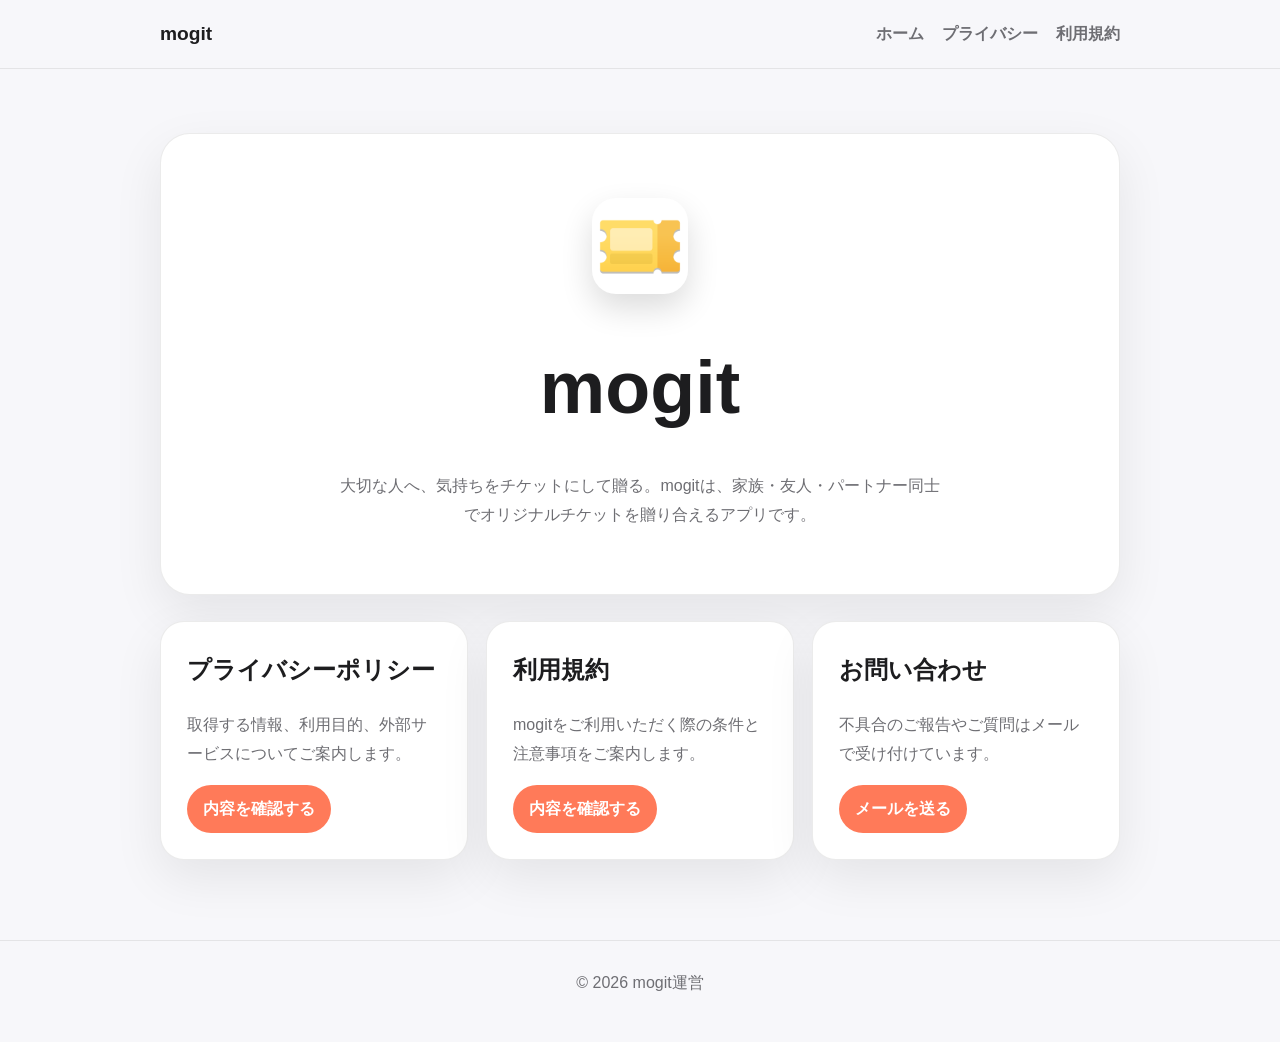
<file: index.html>
<!doctype html><html lang="ja"><head><meta charset="utf-8"><meta name="viewport" content="width=device-width,initial-scale=1"><title>mogit 公式サポート</title><link rel="stylesheet" href="style.css"></head><body><header class="site-header"><div class="header-inner"><a class="brand" href="index.html">mogit</a><nav><a href="index.html">ホーム</a><a href="privacy.html">プライバシー</a><a href="terms.html">利用規約</a></nav></div></header><main><section class="hero"><div class="app-mark"><img src="app-icon.png" alt="mogitアプリアイコン"></div><h1>mogit</h1><p>大切な人へ、気持ちをチケットにして贈る。mogitは、家族・友人・パートナー同士でオリジナルチケットを贈り合えるアプリです。</p></section><section class="card-grid"><article class="card"><h2>プライバシーポリシー</h2><p>取得する情報、利用目的、外部サービスについてご案内します。</p><a class="button-link" href="privacy.html">内容を確認する</a></article><article class="card"><h2>利用規約</h2><p>mogitをご利用いただく際の条件と注意事項をご案内します。</p><a class="button-link" href="terms.html">内容を確認する</a></article><article class="card"><h2>お問い合わせ</h2><p>不具合のご報告やご質問はメールで受け付けています。</p><a class="button-link" href="mailto:mogit.official@gmail.com">メールを送る</a></article></section></main><footer class="site-footer"><div class="footer-inner">© 2026 mogit運営</div></footer></body></html>
</file>
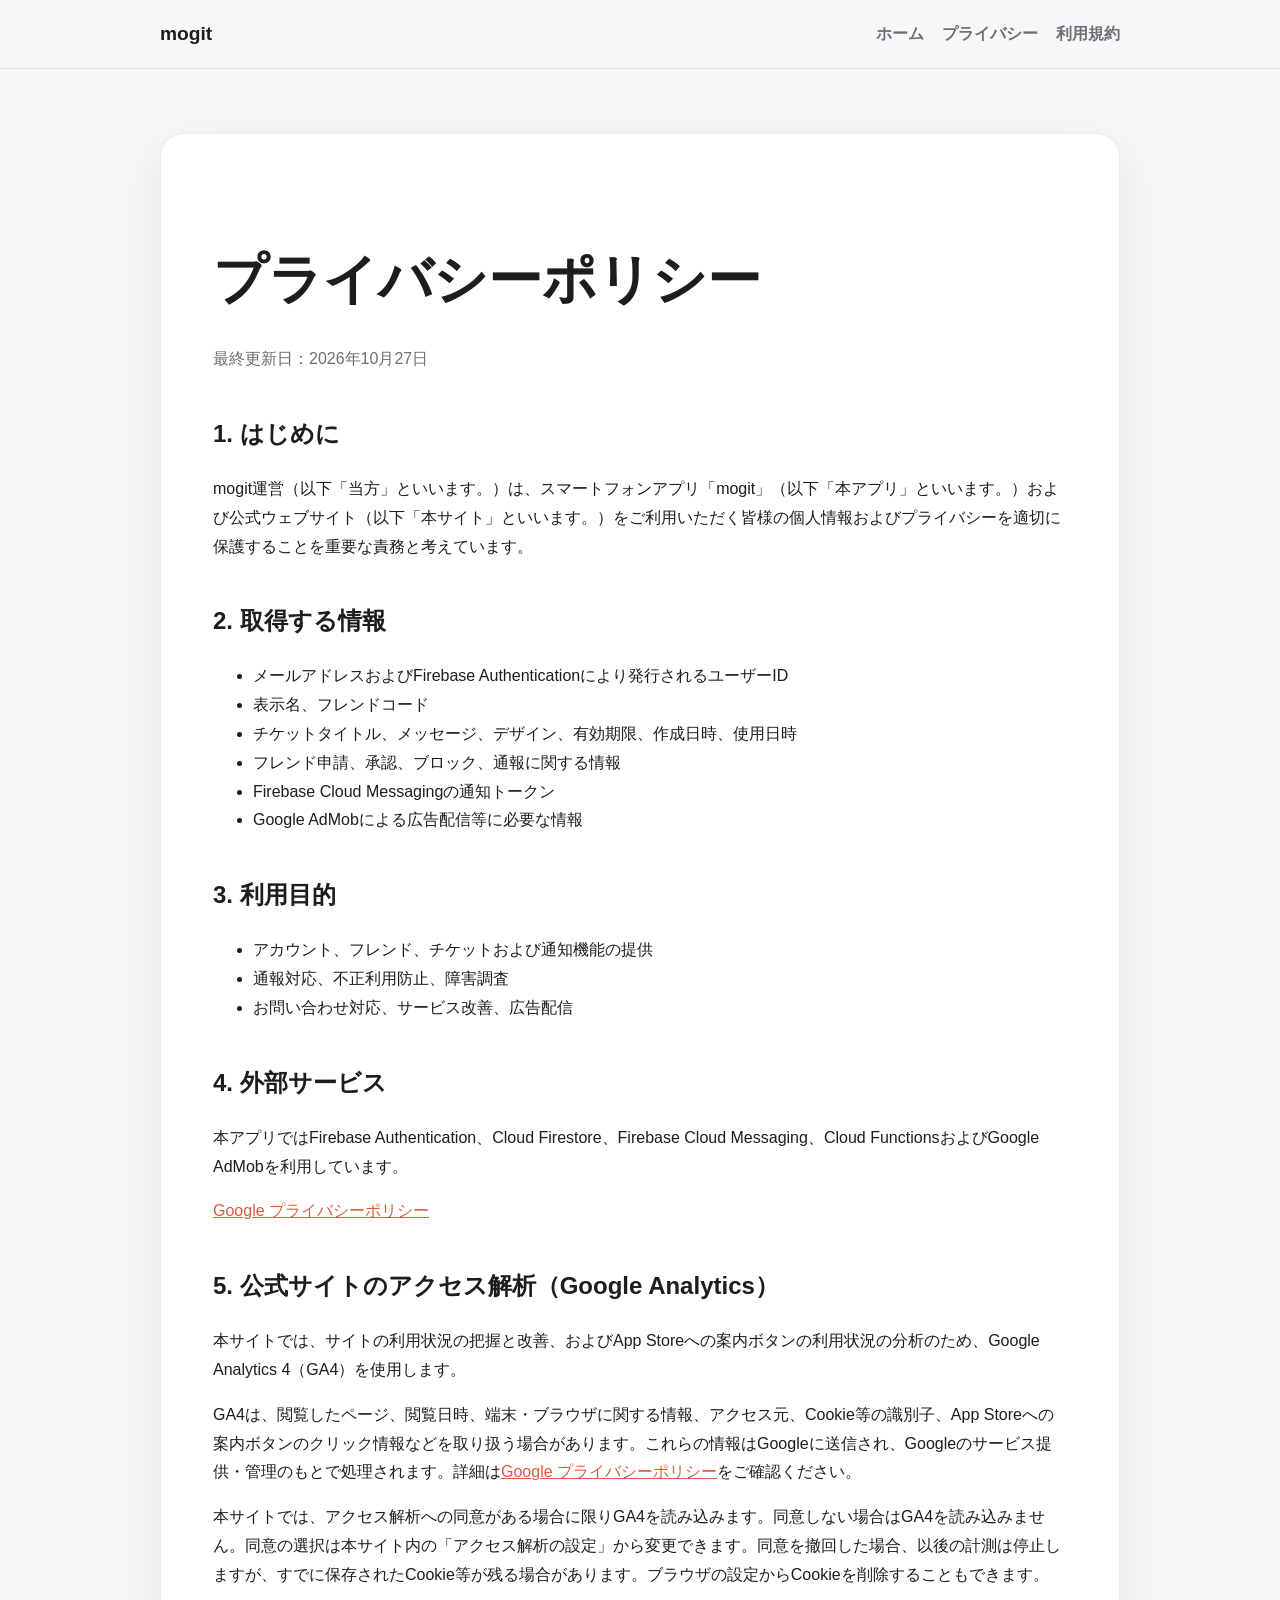
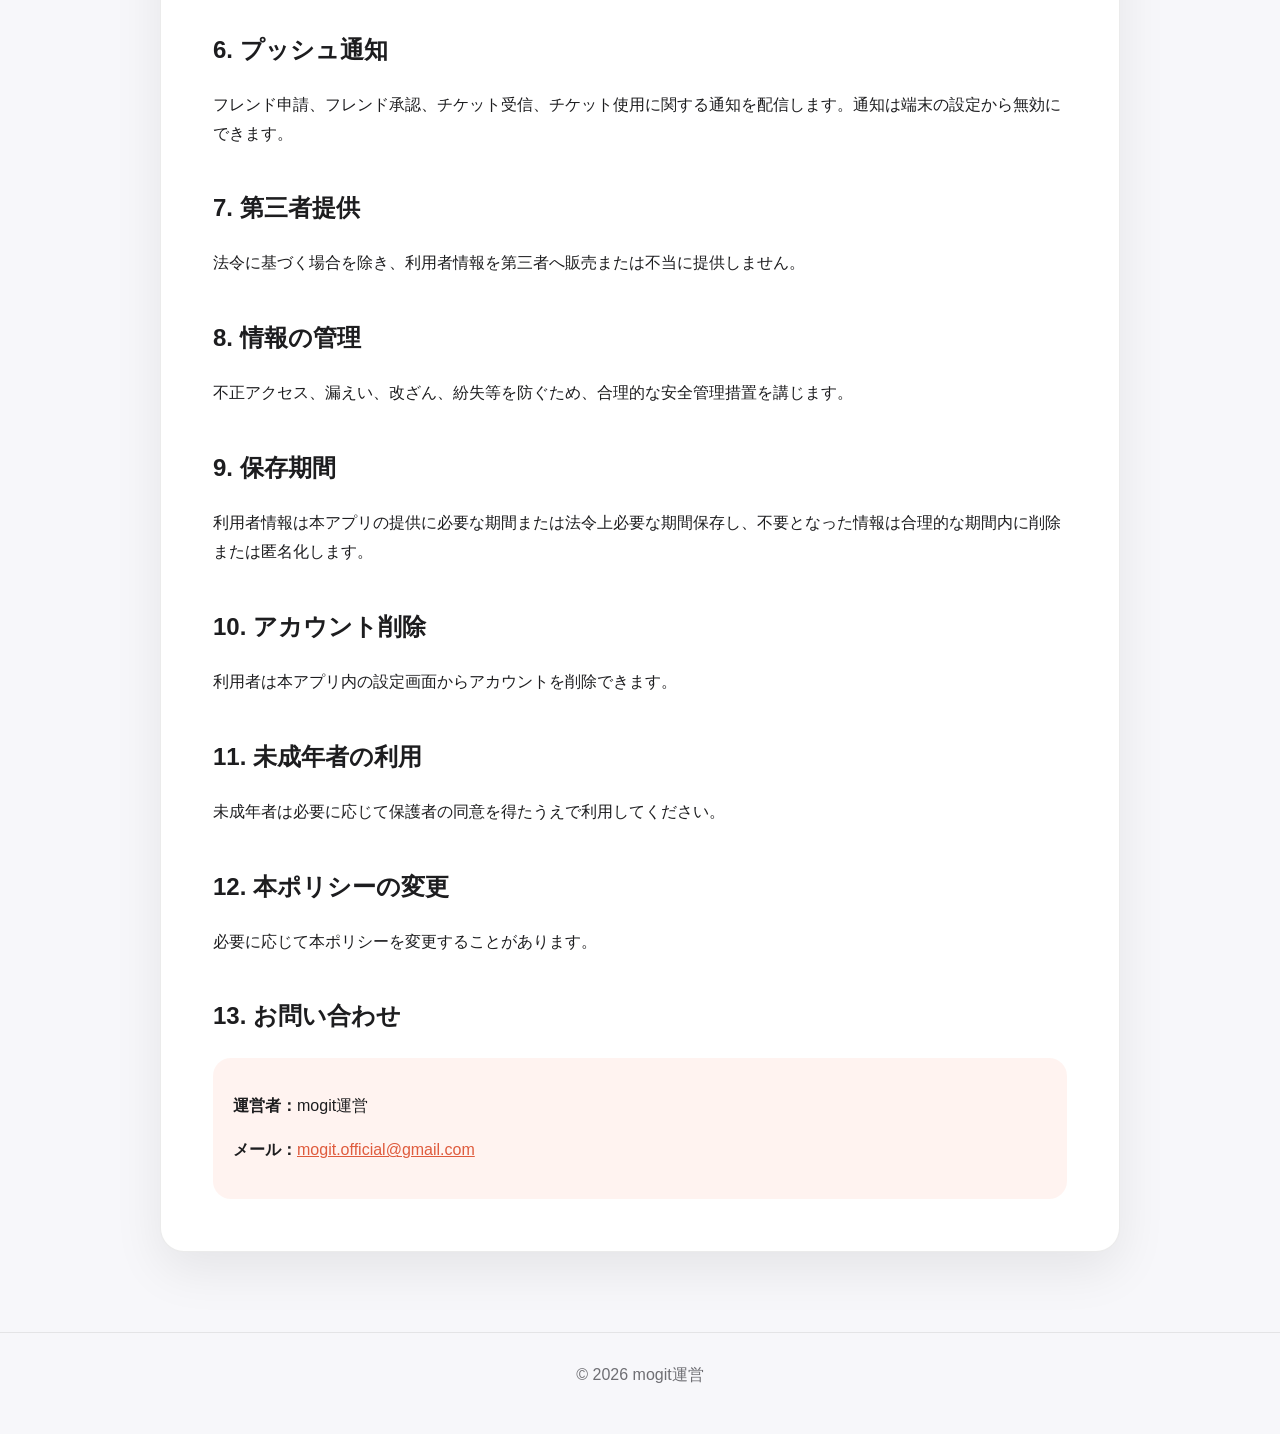
<file: privacy.html>
<!DOCTYPE html>

<html lang="ja"><head><meta charset="utf-8"/><meta content="width=device-width,initial-scale=1" name="viewport"/><title>プライバシーポリシー | mogit</title><link href="style.css" rel="stylesheet"/></head><body><header class="site-header"><div class="header-inner"><a class="brand" href="index.html">mogit</a><nav><a href="index.html">ホーム</a><a href="privacy.html">プライバシー</a><a href="terms.html">利用規約</a></nav></div></header><main><article class="document"><h1>プライバシーポリシー</h1><p class="updated">最終更新日：2026年10月27日</p><h2>1. はじめに</h2><p>mogit運営（以下「当方」といいます。）は、スマートフォンアプリ「mogit」（以下「本アプリ」といいます。）および公式ウェブサイト（以下「本サイト」といいます。）をご利用いただく皆様の個人情報およびプライバシーを適切に保護することを重要な責務と考えています。</p><h2>2. 取得する情報</h2><ul><li>メールアドレスおよびFirebase Authenticationにより発行されるユーザーID</li><li>表示名、フレンドコード</li><li>チケットタイトル、メッセージ、デザイン、有効期限、作成日時、使用日時</li><li>フレンド申請、承認、ブロック、通報に関する情報</li><li>Firebase Cloud Messagingの通知トークン</li><li>Google AdMobによる広告配信等に必要な情報</li></ul><h2>3. 利用目的</h2><ul><li>アカウント、フレンド、チケットおよび通知機能の提供</li><li>通報対応、不正利用防止、障害調査</li><li>お問い合わせ対応、サービス改善、広告配信</li></ul><h2>4. 外部サービス</h2><p>本アプリではFirebase Authentication、Cloud Firestore、Firebase Cloud Messaging、Cloud FunctionsおよびGoogle AdMobを利用しています。</p><p><a href="https://policies.google.com/privacy">Google プライバシーポリシー</a></p><h2>5. 公式サイトのアクセス解析（Google Analytics）</h2><p>本サイトでは、サイトの利用状況の把握と改善、およびApp Storeへの案内ボタンの利用状況の分析のため、Google Analytics 4（GA4）を使用します。</p><p>GA4は、閲覧したページ、閲覧日時、端末・ブラウザに関する情報、アクセス元、Cookie等の識別子、App Storeへの案内ボタンのクリック情報などを取り扱う場合があります。これらの情報はGoogleに送信され、Googleのサービス提供・管理のもとで処理されます。詳細は<a href="https://policies.google.com/privacy">Google プライバシーポリシー</a>をご確認ください。</p><p>本サイトでは、アクセス解析への同意がある場合に限りGA4を読み込みます。同意しない場合はGA4を読み込みません。同意の選択は本サイト内の「アクセス解析の設定」から変更できます。同意を撤回した場合、以後の計測は停止しますが、すでに保存されたCookie等が残る場合があります。ブラウザの設定からCookieを削除することもできます。</p><h2>6. プッシュ通知</h2><p>フレンド申請、フレンド承認、チケット受信、チケット使用に関する通知を配信します。通知は端末の設定から無効にできます。</p><h2>7. 第三者提供</h2><p>法令に基づく場合を除き、利用者情報を第三者へ販売または不当に提供しません。</p><h2>8. 情報の管理</h2><p>不正アクセス、漏えい、改ざん、紛失等を防ぐため、合理的な安全管理措置を講じます。</p><h2>9. 保存期間</h2><p>利用者情報は本アプリの提供に必要な期間または法令上必要な期間保存し、不要となった情報は合理的な期間内に削除または匿名化します。</p><h2>10. アカウント削除</h2><p>利用者は本アプリ内の設定画面からアカウントを削除できます。</p><h2>11. 未成年者の利用</h2><p>未成年者は必要に応じて保護者の同意を得たうえで利用してください。</p><h2>12. 本ポリシーの変更</h2><p>必要に応じて本ポリシーを変更することがあります。</p><h2>13. お問い合わせ</h2><div class="notice"><p><strong>運営者：</strong>mogit運営</p><p><strong>メール：</strong><a href="mailto:mogit.official@gmail.com">mogit.official@gmail.com</a></p></div></article></main><footer class="site-footer"><div class="footer-inner">© 2026 mogit運営</div></footer></body></html>
</file>
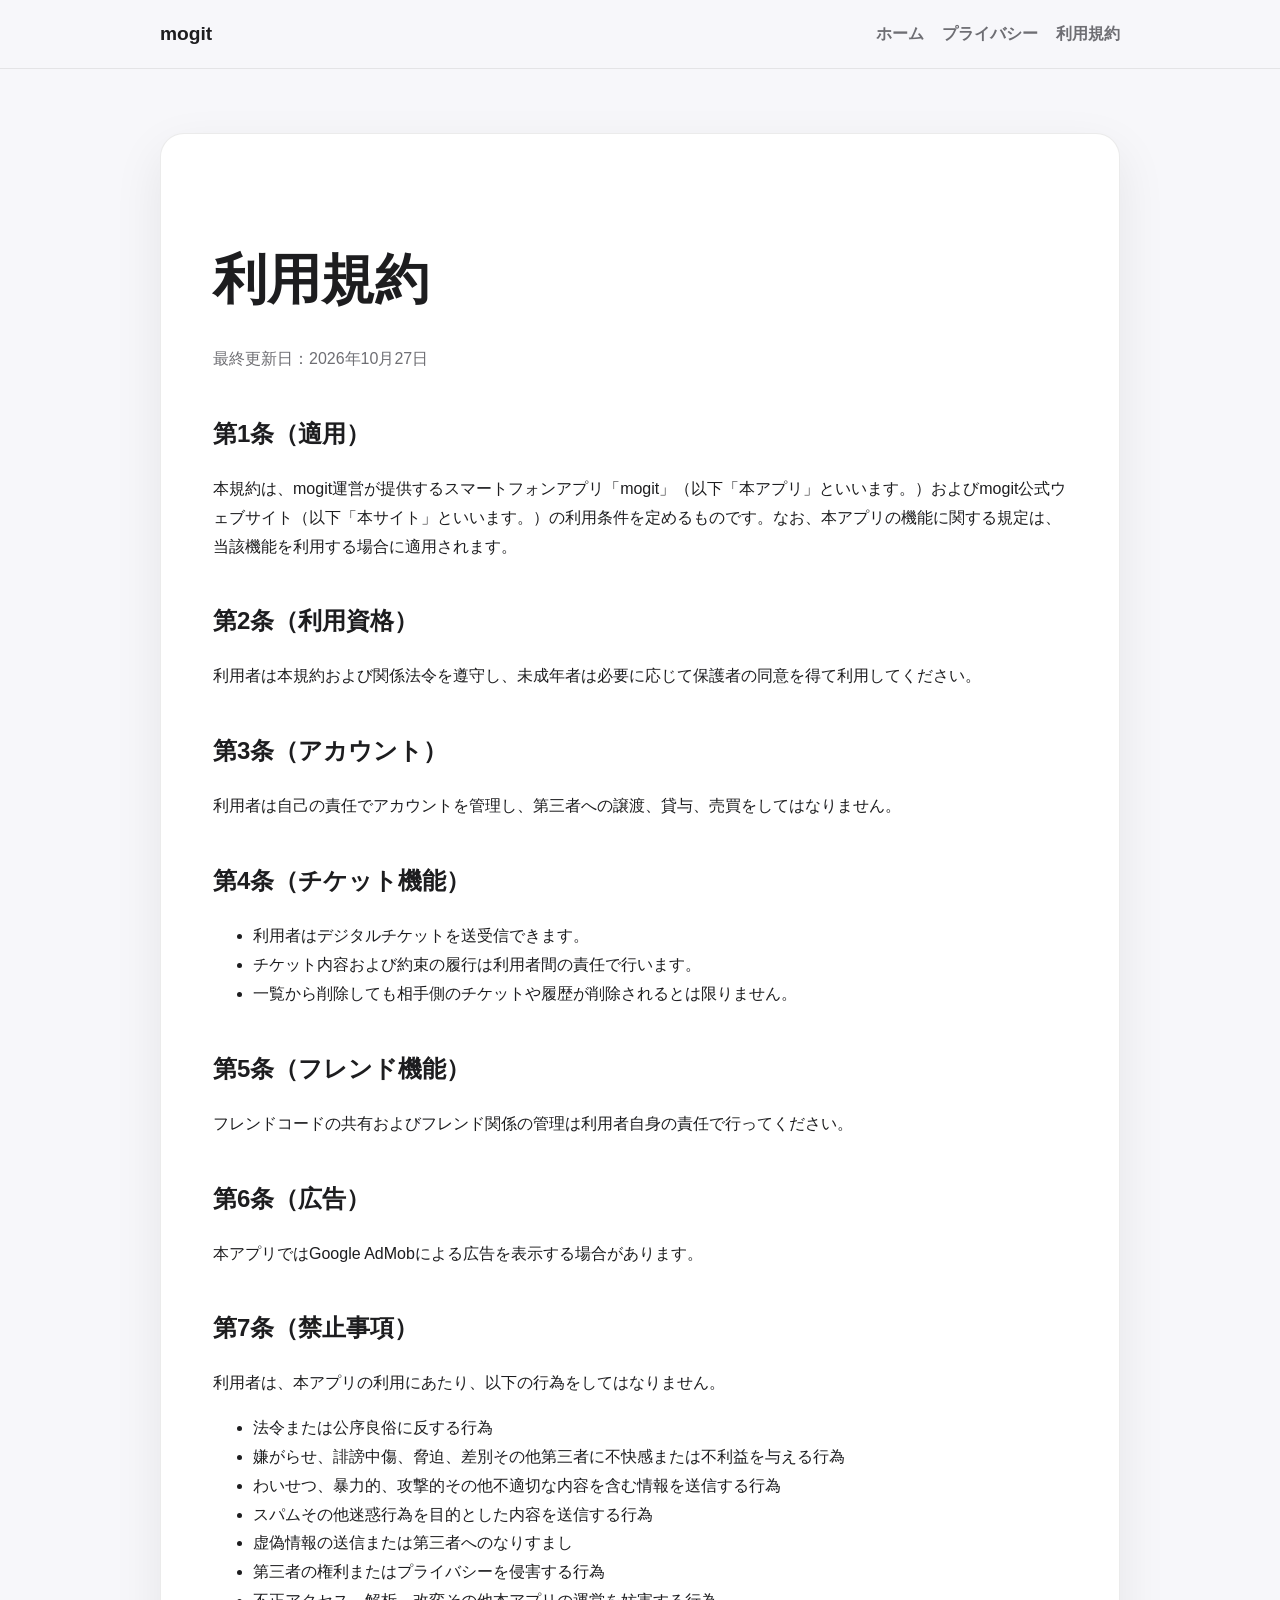
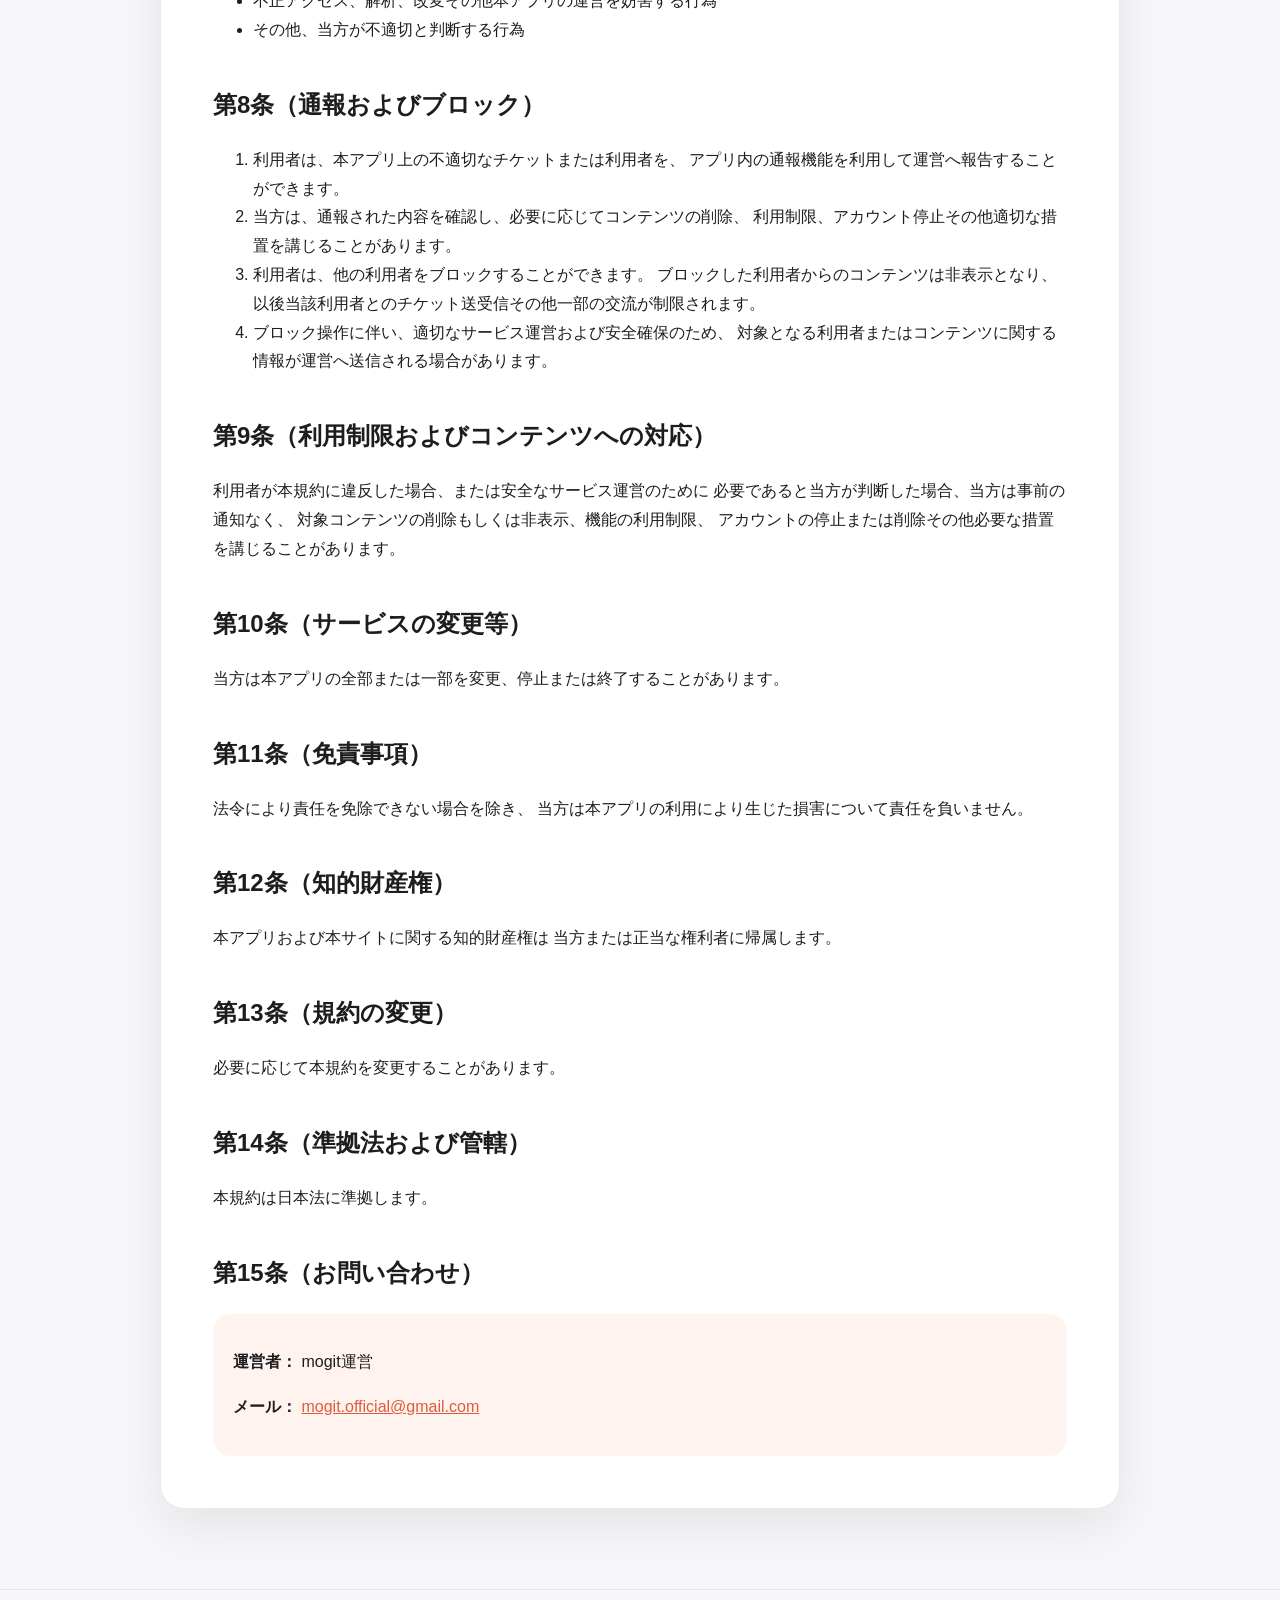
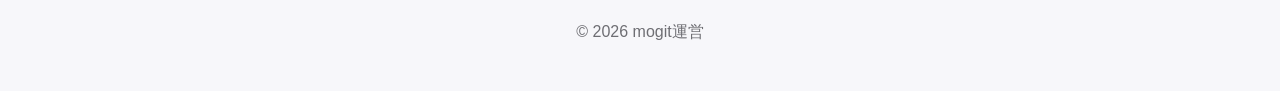
<file: terms.html>
<!doctype html>
<html lang="ja">

<head>
    <meta charset="utf-8">
    <meta name="viewport" content="width=device-width,initial-scale=1">
    <title>利用規約 | mogit</title>
    <link rel="stylesheet" href="style.css">
</head>

<body>

<header class="site-header">
    <div class="header-inner">
        <a class="brand" href="index.html">mogit</a>

        <nav>
            <a href="index.html">ホーム</a>
            <a href="privacy.html">プライバシー</a>
            <a href="terms.html">利用規約</a>
        </nav>
    </div>
</header>

<main>
    <article class="document">

        <h1>利用規約</h1>

        <p class="updated">
            最終更新日：2026年10月27日
        </p>


        <h2>第1条（適用）</h2>

        <p>
            本規約は、mogit運営が提供するスマートフォンアプリ「mogit」（以下「本アプリ」といいます。）およびmogit公式ウェブサイト（以下「本サイト」といいます。）の利用条件を定めるものです。なお、本アプリの機能に関する規定は、当該機能を利用する場合に適用されます。
        </p>


        <h2>第2条（利用資格）</h2>

        <p>
            利用者は本規約および関係法令を遵守し、未成年者は必要に応じて保護者の同意を得て利用してください。
        </p>


        <h2>第3条（アカウント）</h2>

        <p>
            利用者は自己の責任でアカウントを管理し、第三者への譲渡、貸与、売買をしてはなりません。
        </p>


        <h2>第4条（チケット機能）</h2>

        <ul>
            <li>
                利用者はデジタルチケットを送受信できます。
            </li>

            <li>
                チケット内容および約束の履行は利用者間の責任で行います。
            </li>

            <li>
                一覧から削除しても相手側のチケットや履歴が削除されるとは限りません。
            </li>
        </ul>


        <h2>第5条（フレンド機能）</h2>

        <p>
            フレンドコードの共有およびフレンド関係の管理は利用者自身の責任で行ってください。
        </p>


        <h2>第6条（広告）</h2>

        <p>
            本アプリではGoogle AdMobによる広告を表示する場合があります。
        </p>


        <h2>第7条（禁止事項）</h2>

        <p>
            利用者は、本アプリの利用にあたり、以下の行為をしてはなりません。
        </p>

        <ul>
            <li>
                法令または公序良俗に反する行為
            </li>

            <li>
                嫌がらせ、誹謗中傷、脅迫、差別その他第三者に不快感または不利益を与える行為
            </li>

            <li>
                わいせつ、暴力的、攻撃的その他不適切な内容を含む情報を送信する行為
            </li>

            <li>
                スパムその他迷惑行為を目的とした内容を送信する行為
            </li>

            <li>
                虚偽情報の送信または第三者へのなりすまし
            </li>

            <li>
                第三者の権利またはプライバシーを侵害する行為
            </li>

            <li>
                不正アクセス、解析、改変その他本アプリの運営を妨害する行為
            </li>

            <li>
                その他、当方が不適切と判断する行為
            </li>
        </ul>


        <h2>第8条（通報およびブロック）</h2>

        <ol>
            <li>
                利用者は、本アプリ上の不適切なチケットまたは利用者を、
                アプリ内の通報機能を利用して運営へ報告することができます。
            </li>

            <li>
                当方は、通報された内容を確認し、必要に応じてコンテンツの削除、
                利用制限、アカウント停止その他適切な措置を講じることがあります。
            </li>

            <li>
                利用者は、他の利用者をブロックすることができます。
                ブロックした利用者からのコンテンツは非表示となり、
                以後当該利用者とのチケット送受信その他一部の交流が制限されます。
            </li>

            <li>
                ブロック操作に伴い、適切なサービス運営および安全確保のため、
                対象となる利用者またはコンテンツに関する情報が運営へ送信される場合があります。
            </li>
        </ol>


        <h2>第9条（利用制限およびコンテンツへの対応）</h2>

        <p>
            利用者が本規約に違反した場合、または安全なサービス運営のために
            必要であると当方が判断した場合、当方は事前の通知なく、
            対象コンテンツの削除もしくは非表示、機能の利用制限、
            アカウントの停止または削除その他必要な措置を講じることがあります。
        </p>


        <h2>第10条（サービスの変更等）</h2>

        <p>
            当方は本アプリの全部または一部を変更、停止または終了することがあります。
        </p>


        <h2>第11条（免責事項）</h2>

        <p>
            法令により責任を免除できない場合を除き、
            当方は本アプリの利用により生じた損害について責任を負いません。
        </p>


        <h2>第12条（知的財産権）</h2>

        <p>
            本アプリおよび本サイトに関する知的財産権は
            当方または正当な権利者に帰属します。
        </p>


        <h2>第13条（規約の変更）</h2>

        <p>
            必要に応じて本規約を変更することがあります。
        </p>


        <h2>第14条（準拠法および管轄）</h2>

        <p>
            本規約は日本法に準拠します。
        </p>


        <h2>第15条（お問い合わせ）</h2>

        <div class="notice">

            <p>
                <strong>運営者：</strong>
                mogit運営
            </p>

            <p>
                <strong>メール：</strong>
                <a href="mailto:mogit.official@gmail.com">
                    mogit.official@gmail.com
                </a>
            </p>

        </div>

    </article>
</main>


<footer class="site-footer">
    <div class="footer-inner">
        © 2026 mogit運営
    </div>
</footer>
    
<!-- UGC terms updated 2026-08-14 -->
    
</body>
</html>
</file>
<file: style.css>
body{margin:0;font-family:-apple-system,BlinkMacSystemFont,"Helvetica Neue","Hiragino Kaku Gothic ProN","Yu Gothic",sans-serif;color:#1d1d1f;background:#f7f7fa;line-height:1.8}a{color:#df5b3d}.site-header{position:sticky;top:0;background:rgba(247,247,250,.9);border-bottom:1px solid rgba(0,0,0,.08)}.header-inner,main,.footer-inner{width:min(960px,calc(100% - 32px));margin:auto}.header-inner{min-height:68px;display:flex;align-items:center;justify-content:space-between}.brand{font-weight:800;color:#1d1d1f;text-decoration:none;font-size:1.2rem}nav{display:flex;gap:18px}nav a{text-decoration:none;color:#6e6e73;font-weight:600}main{padding:64px 0 80px}.hero,.card,.document{background:white;border:1px solid rgba(0,0,0,.08);box-shadow:0 18px 50px rgba(0,0,0,.08)}.hero{padding:64px 28px;text-align:center;border-radius:30px}.app-mark{display:inline-grid;place-items:center;width:96px;height:96px;border-radius:24px;overflow:hidden;background:#fff;box-shadow:0 14px 32px rgba(0,0,0,.14)}.app-mark img{width:100%;height:100%;object-fit:cover;display:block}.hero h1{font-size:clamp(2.4rem,8vw,4.6rem);margin:18px 0 0}.hero p{max-width:610px;margin:18px auto 0;color:#6e6e73}.card-grid{display:grid;grid-template-columns:repeat(3,1fr);gap:18px;margin-top:26px}.card{padding:26px;border-radius:24px}.card h2{margin-top:0}.card p{color:#6e6e73}.button-link{display:inline-block;padding:10px 16px;border-radius:999px;background:#ff7a59;color:white;text-decoration:none;font-weight:700}.document{padding:clamp(24px,5vw,52px);border-radius:24px}.document h1{font-size:clamp(2rem,6vw,3.4rem);margin-bottom:8px}.updated{color:#6e6e73}.document h2{margin-top:38px}.notice{padding:18px 20px;background:rgba(255,122,89,.09);border-radius:18px}.site-footer{border-top:1px solid rgba(0,0,0,.08)}.footer-inner{text-align:center;color:#6e6e73;padding:28px 0 44px}@media(max-width:760px){.header-inner{align-items:flex-start;flex-direction:column;padding:12px 0}.card-grid{grid-template-columns:1fr}main{padding-top:32px}.hero{padding:50px 22px}}
</file>
